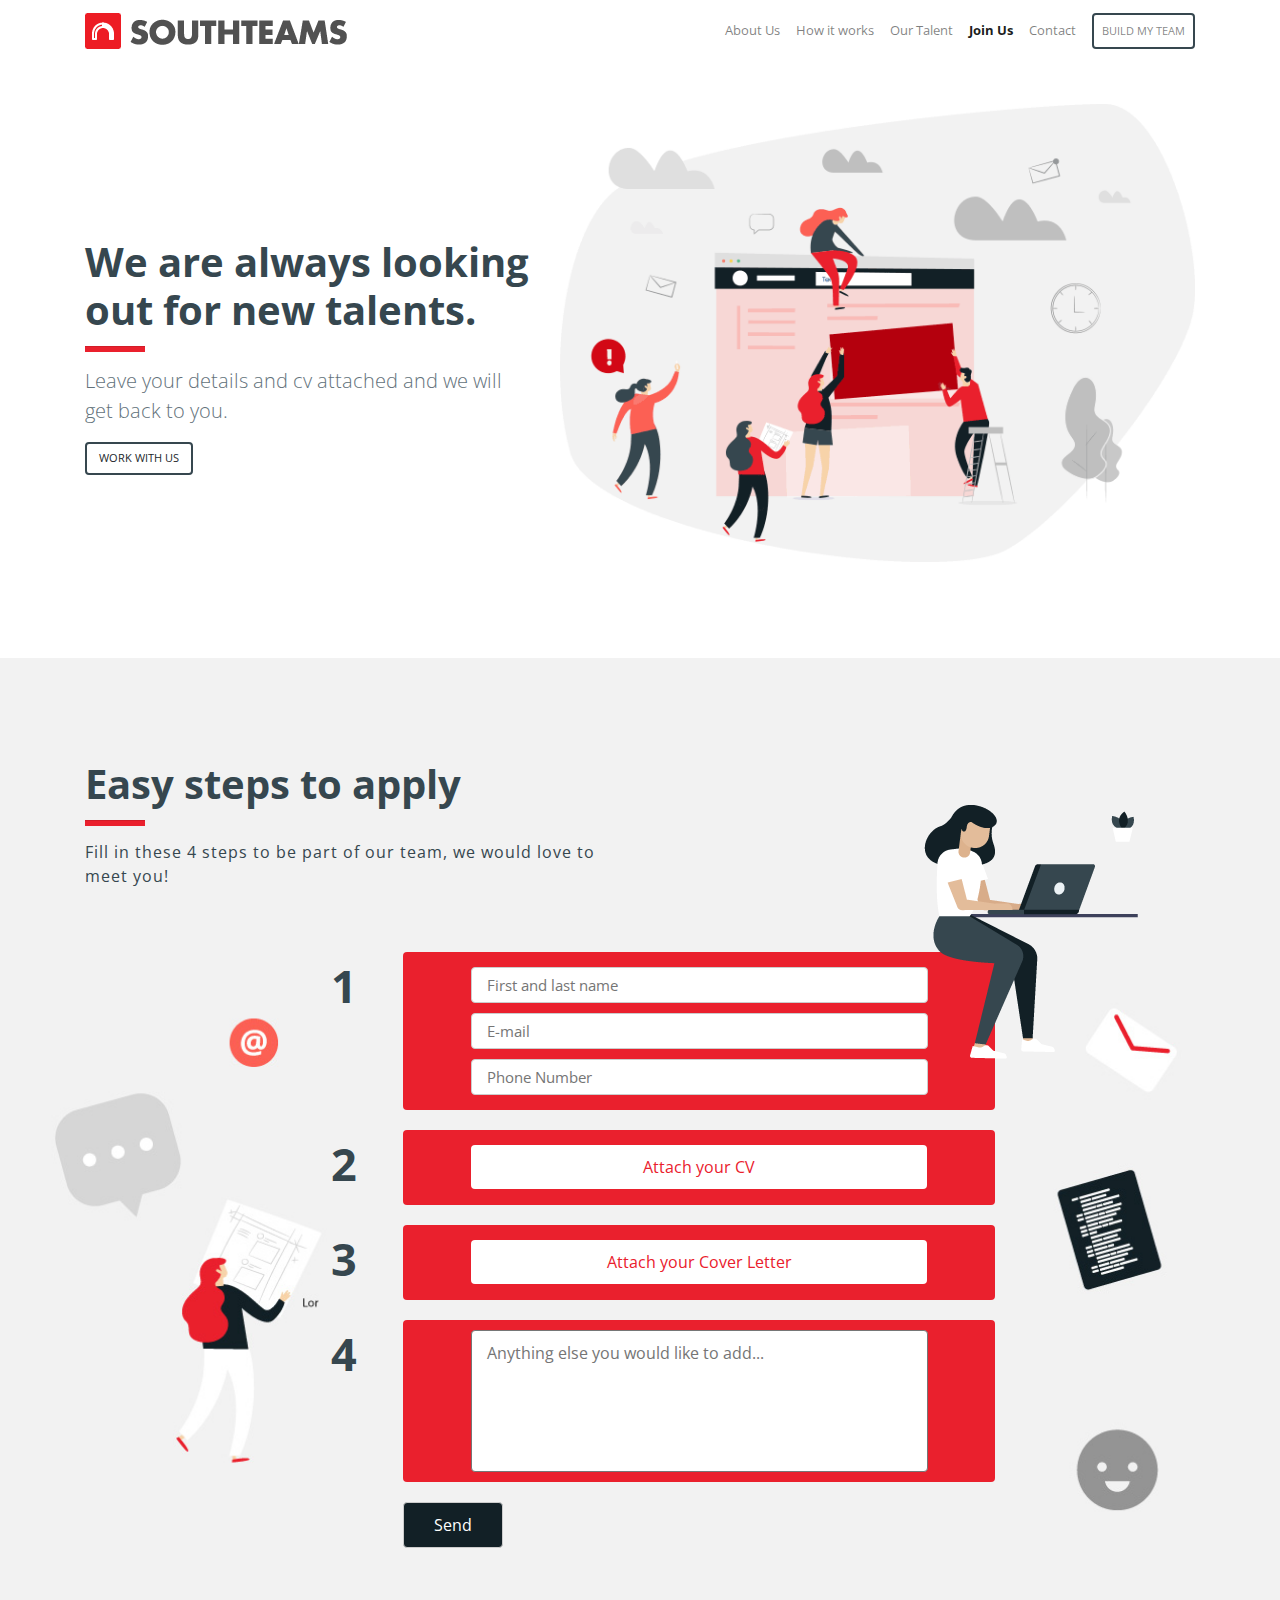
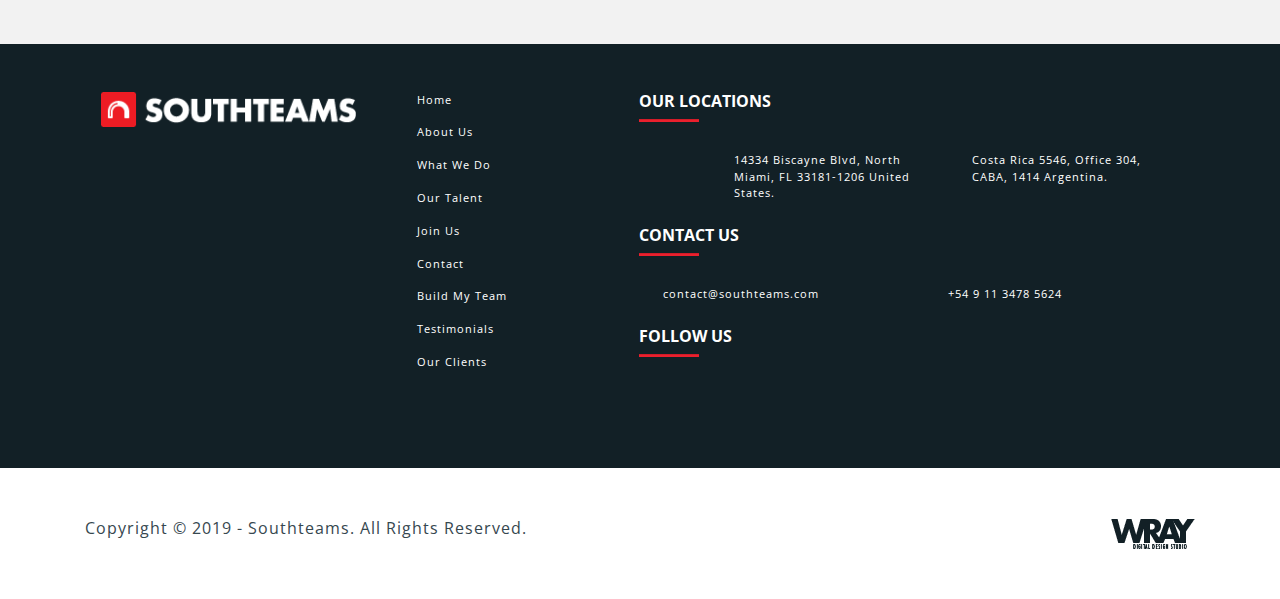
<file: joinus.html>
<!DOCTYPE html>
<html lang="en">

<head>

  <meta charset="utf-8">
  <meta name="viewport" content="width=device-width, initial-scale=1, shrink-to-fit=no">
  <meta name="description" content="Southteams works as a bridge between startups and tech experts.">
  <meta name="author" content="Southteams">

  <title>Southteams</title>
  <link href="https://fonts.googleapis.com/css?family=Open+Sans" rel="stylesheet">
  <link href="vendor/bootstrap/css/bootstrap.min.css" rel="stylesheet">
  <link href="css/styles.css" rel="stylesheet">

  <link rel="stylesheet" href="https://use.fontawesome.com/releases/v5.7.2/css/all.css" integrity="sha384-fnmOCqbTlWIlj8LyTjo7mOUStjsKC4pOpQbqyi7RrhN7udi9RwhKkMHpvLbHG9Sr"
    crossorigin="anonymous">

</head>

<body>

  <!-- Navigation -->
  <nav class="navbar navbar-expand-lg bg-white navbar-light fixed-top">
    <div class="container">
      <a class="navbar-brand" href="#">
        <img src="images/logo-navbar.png" alt="">
      </a>
      <button class="navbar-toggler" type="button" data-toggle="collapse" data-target="#navbarResponsive" aria-controls="navbarResponsive"
        aria-expanded="false" aria-label="Toggle navigation">
        <span class="navbar-toggler-icon"></span>
      </button>
      <div class="collapse navbar-collapse" id="navbarResponsive">
        <ul class="navbar-nav ml-auto">
          <li class="nav-item">
            <a class="nav-link" href="about-us.html">About Us
            </a>
          </li>
          <li class="nav-item">
            <a class="nav-link js-scrollTo" href="index.html#howitworks">How it works</a>
          </li>
          <li class="nav-item">
            <a class="nav-link" href="our-talent.html">Our Talent</a>
          </li>
          <li class="nav-item">
            <a class="nav-link active" href="#">Join Us</a>
          </li>
          <li class="nav-item">
            <a class="nav-link" href="index.html#contact">Contact</a>
          </li>
          <li class="nav-item ml-2">
            <a class="nav-link btn btn-outline" href="#">Build my team</a>
          </li>
        </ul>
      </div>
    </div>
  </nav>

  <!-- Header -->
  <header class="bg-white py-5 mb-5">
    <div class="container h-100">
      <div class="row h-100 align-items-center">
        <div class="col-lg-5">
          <h1 class="display-5 mt-5 mb-2">We are always looking out for new talents.</h1>
          <hr class="mb-2 mt-0 d-inline-block separador">
          <p class="lead text-blue-50 mb-3 letter-spacing-sm">Leave your details and cv attached and we will get back
            to you. </p>
          <a class="btn btn-brand btn-outline" href="#"> <span>Work with us</span></a>
        </div>
        <div class="col-lg-7">
          <img class="card-img-top" src="images/joinus-img-animado.gif" alt="">
        </div>
      </div>
    </div>
  </header>




  <!-- Form -->
  <section id="howitworks" class="bg-gray py-5">

    <div class="container-fluid">
      <div class="row">
        <div class="col-md-12">
          <div class="container">

            <div class="row ">
              <div class="col-md-6 mb-5">
                <h1>Easy steps to apply</h1>
                <hr class="mb-2 mt-0 d-inline-block separador">
                <p>Fill in these 4 steps to be part of our team, we would love to meet you!</p>
              </div>
            </div>


            <div class="row">
              <div class="col-md-12 ">
                <div class="join-us-form">
                  <div class="container">
                    <div class="row">
                      <div class="col-md-8 mx-auto">

                        <form action="">

                          <div class="container">


                            <div class="row">

                              <div class="col-md-2 d-flex justify-content-center">
                                <p>1</p>
                              </div>

                              <div class="col-md-10 d-flex align-items-center justify-content-center input-group">
                                <img class="girl" src="images/girl.png" alt="">
                                <input type="text" placeholder="First and last name">
                                <input type="email" placeholder="E-mail">
                                <input type="text" placeholder="Phone Number">
                              </div>

                            </div>





                            <div class="row">
                              <div class="col-md-2 d-flex justify-content-center">
                                <p>2</p>
                              </div>

                              <div class="col-md-10 input-group d-flex align-items-center justify-content-center hide-padding">
                                <input class="hide-input" id="f02" type="file" placeholder="Attach your CV" />
                                <label for="f02">Attach your CV</label>
                              </div>

                            </div>

                            <div class="row">
                              <div class="col-md-2 d-flex justify-content-center">
                                <p>3</p>
                              </div>

                              <div class="col-md-10 input-group d-flex align-items-center justify-content-center hide-padding">
                                <input class="hide-input" id="f03" type="file" placeholder="Attach your Cover Letter" />
                                <label for="f03">Attach your Cover Letter</label>
                              </div>

                            </div>


                            <div class="row">
                              <div class="col-md-2 d-flex justify-content-center">
                                <p>4</p>
                              </div>

                              <div class="col-md-10 input-group d-flex align-items-center justify-content-center">
                                <textarea data-length=250 class="char-textarea" cols="40" rows="5" placeholder="Anything else you would like to add..."></textarea>
                              </div>

                            </div>

                            <div class="row pb-5">
                              <div class="col-md-10 offset-md-2 px-0">
                                <input id="send-button" type="button" value="Send">
                              </div>
                            </div>
                          </div>
                        </form>
                      </div>
                    </div>
                  </div>
                </div>

              </div>
            </div>
          </div>

        </div>
      </div>
    </div>

  </section>























  <!-- Footer -->
  <footer class="bg-dark py-5">

    <!-- Footer Links -->
    <div class="container text-center text-md-left">

      <!-- Grid row -->
      <div class="row">

        <!-- Grid column -->
        <div class="col-md-3 col-lg-3 mx-auto mb-4">

          <!-- Content -->
          <a href="#">
            <img class="img-fluid" src="images/logo-white.png" alt="Southteams">
          </a>

        </div>
        <!-- Grid column -->

        <!-- Grid column -->
        <div class="col-md-2 col-lg-2 mx-auto mb-4">

          <!-- Links -->
          <p>
            <a href="#!">Home</a>
          </p>
          <p>
            <a href="#!">About Us</a>
          </p>
          <p>
            <a href="#!">What We Do</a>
          </p>
          <p>
            <a href="#!">Our Talent</a>
          </p>
          <p>
            <a href="#!">Join Us</a>
          </p>
          <p>
            <a href="#!">Contact</a>
          </p>
          <p>
            <a href="#!">Build My Team</a>
          </p>
          <p>
            <a href="#!">Testimonials</a>
          </p>
          <p>
            <a href="#!">Our Clients</a>
          </p>

        </div>
        <!-- Grid column -->

        <!-- Grid column -->
        <div class="col-md-5 col-lg-6 mx-auto ">

          <!-- Links -->
          <h6 class="text-uppercase font-weight-bold">Our Locations</h6>
          <hr class="mb-4 mt-0 d-inline-block separador-sm">
          <div class="row">
            <div class="col-md-2">
              <i class="fas fa-xl fa-map-marker-alt text-white mb-3"></i>
            </div>
            <div class="col-md-5">
              <p>
                14334 Biscayne Blvd, North Miami, FL 33181-1206 United States.</p>
            </div>
            <div class="col-md-5">
              <p>
                Costa Rica 5546, Office 304, CABA, 1414 Argentina.</p>
            </div>
          </div>

          <h6 class="text-uppercase font-weight-bold mt-2">Contact us</h6>
          <hr class="mb-4 mt-0 d-inline-block separador-sm">
          <div class="row">
            <div class="col-md-6">
              <p>
                <i class="fas fa-envelope mr-4"></i> contact@southteams.com</p>
            </div>
            <div class="col-md-6">
              <p>
                <i class="fas fa-phone mr-4"></i> +54 9 11 3478 5624</p>
            </div>
          </div>

          <h6 class="text-uppercase font-weight-bold mt-2">Follow us</h6>
          <hr class="mb-4 mt-0 d-inline-block separador-sm">
          <p>
            <!-- Facebook -->
            <a href="#!" class="fb-ic">
              <i class="fab fa-facebook-f white-text mr-4"> </i>
            </a>

            <!-- Twitter -->
            <a href="#!" class="tw-ic">
              <i class="fab fa-twitter white-text mr-4"> </i>
            </a>
            <!-- Google +-->
            <a href="#!" class="gplus-ic">
              <i class="fab fa-google-plus-g white-text mr-4"> </i>
            </a>
            <!--Linkedin -->
            <a href="#!" class="li-ic">
              <i class="fab fa-linkedin-in white-text mr-4"> </i>
            </a>
            <!--Instagram-->
            <a href="#!" class="ins-ic">
              <i class="fab fa-instagram white-text"> </i>
            </a></p>
        </div>
        <!-- Grid column -->

      </div>
      <!-- Grid row -->

    </div>
    <!-- Footer Links -->
  </footer>
  <!-- Copyright -->
  <div class="py-5">
    <div class="container">
      <div class="row">
        <div class="col-md-6">
          <p class="m-0">Copyright © 2019 - Southteams. All Rights Reserved.</p>
        </div>
        <div class="col-md-6">
          <img class="img-fluid mx-auto float-right" src="images/wray-logo.png" alt="">
        </div>
      </div>
    </div>
  </div>
  <!-- Copyright -->


  <!-- Footer -->


  <script src="vendor/jquery/jquery.min.js"></script>
  <script src="vendor/bootstrap/js/bootstrap.bundle.min.js"></script>

  <script src="js/jqBootstrapValidation.js"></script>
  <script src="js/contact_me.js"></script>
  <script src="js/costume.js"></script>

</body>

</html>
</file>
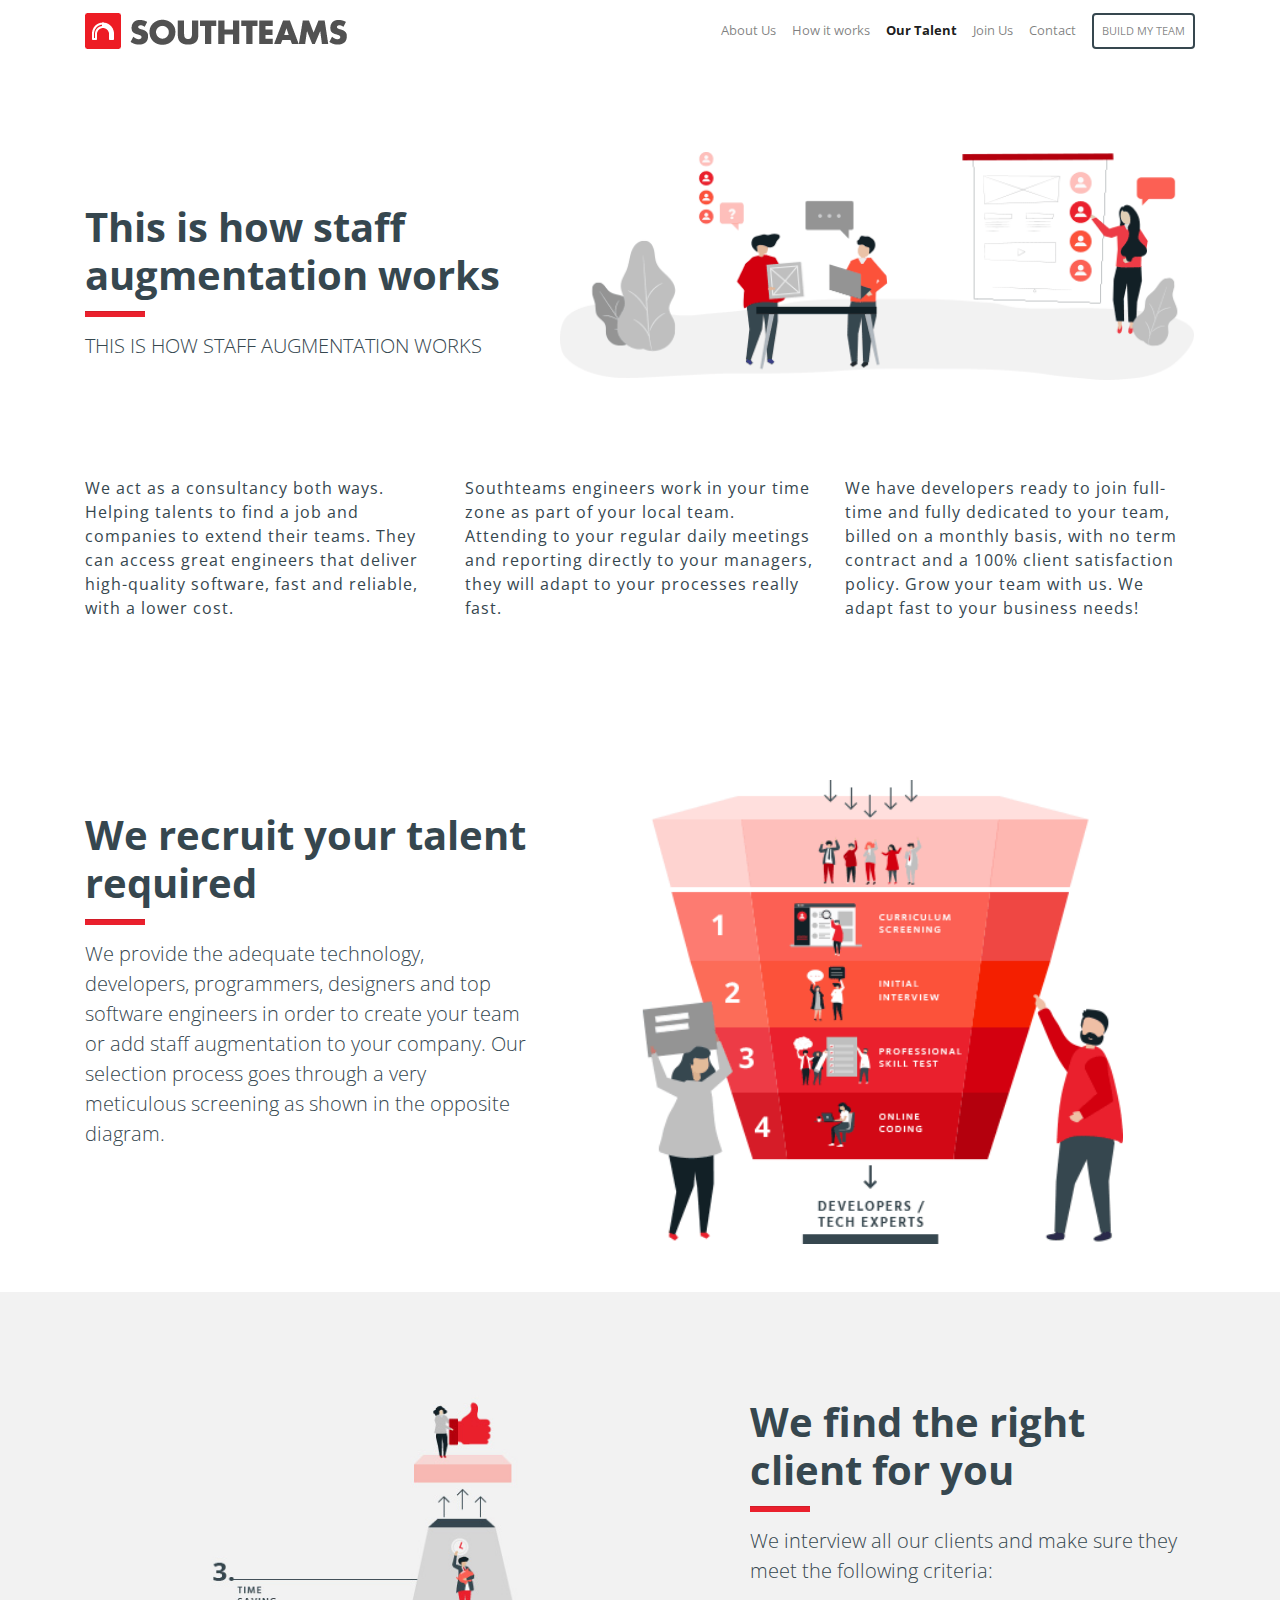
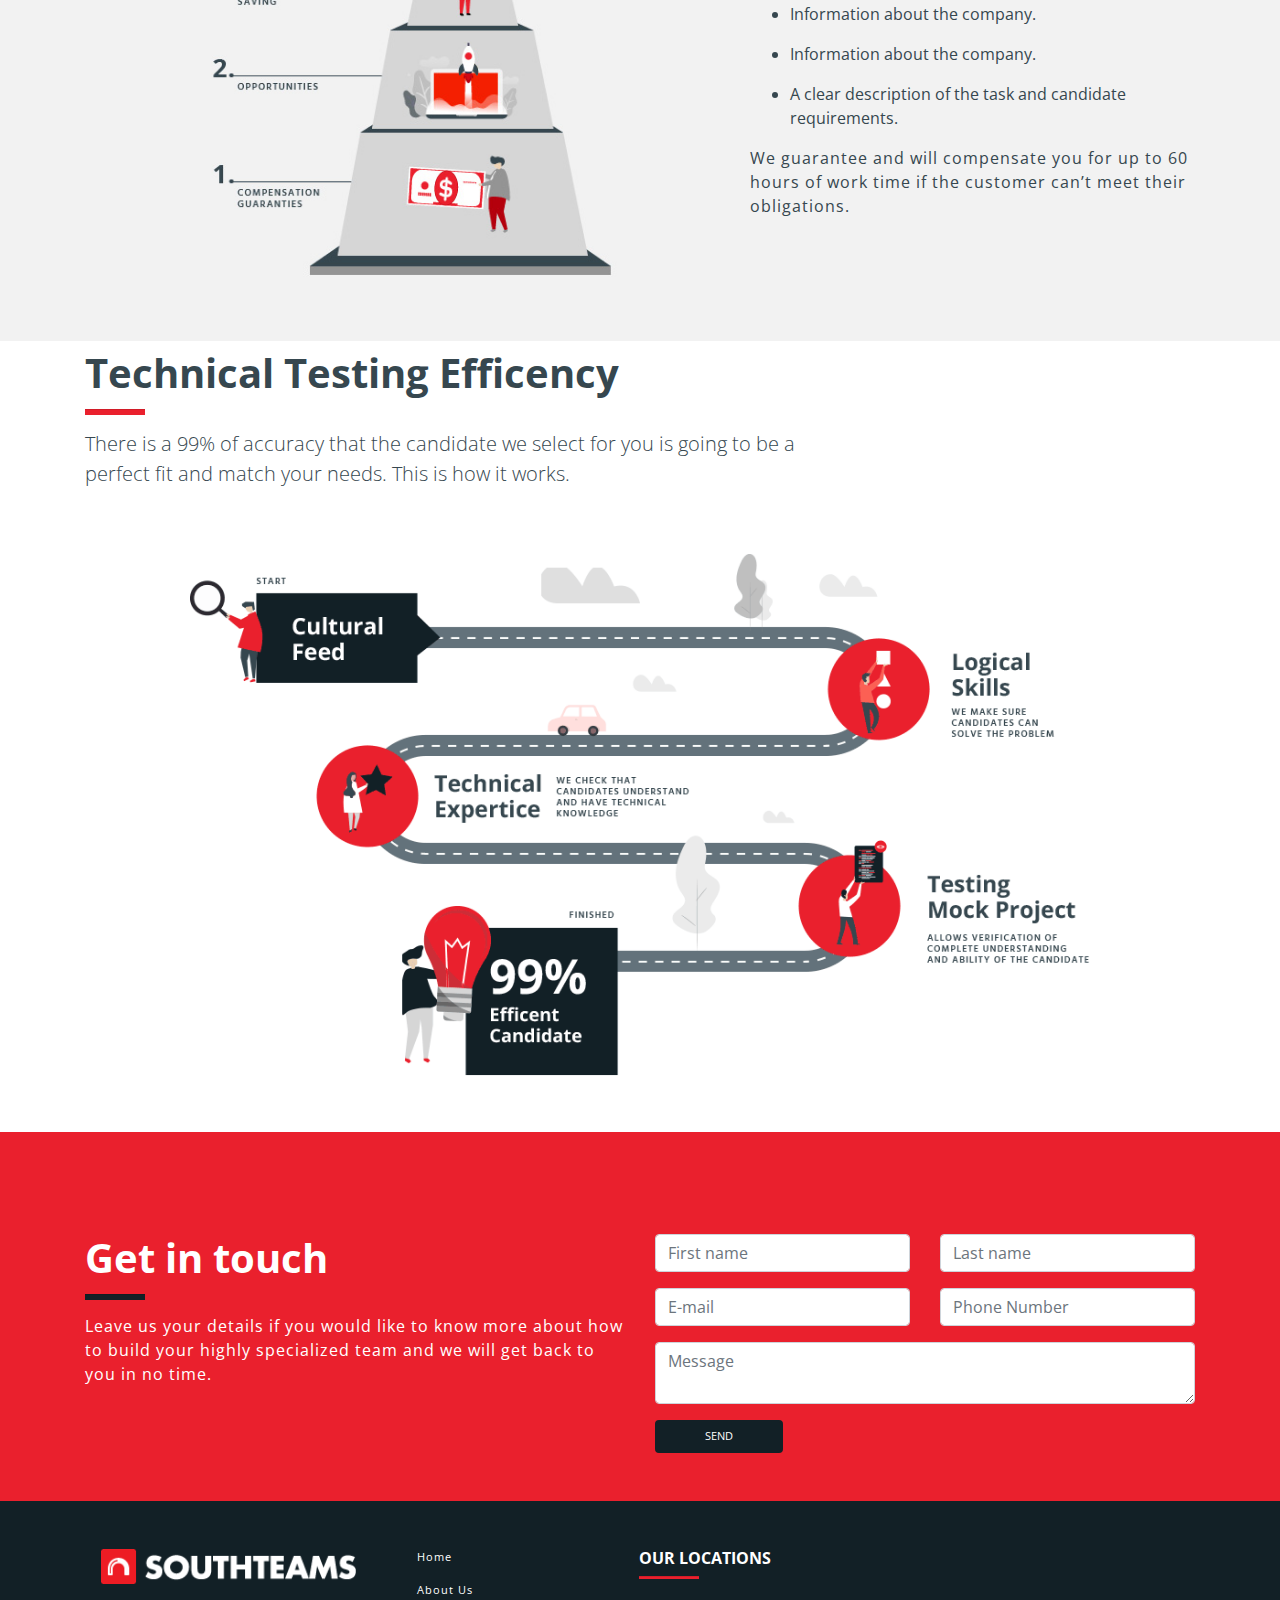
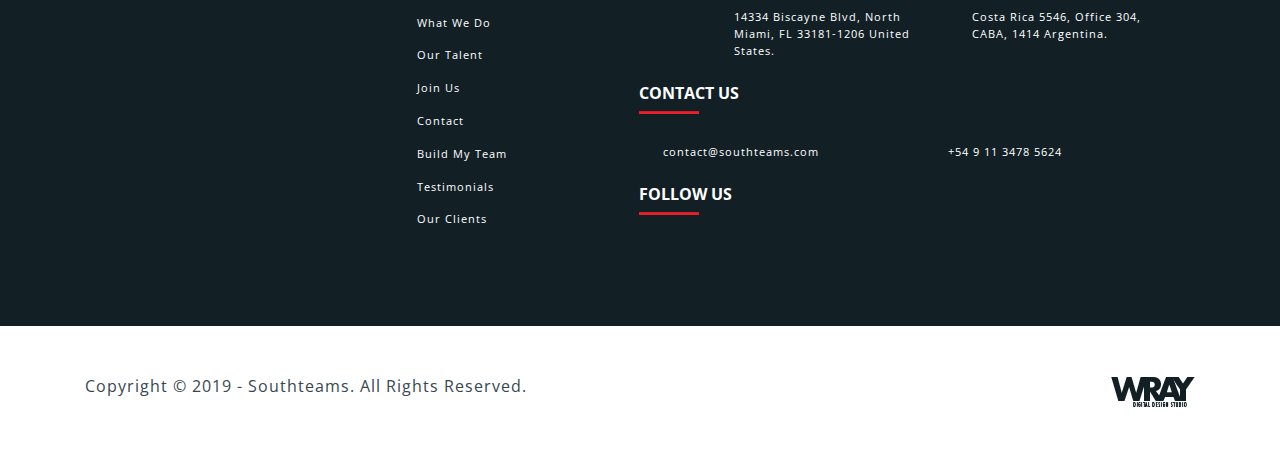
<file: our-talent.html>
<!DOCTYPE html>
<html lang="en">

<head>

  <meta charset="utf-8">
  <meta name="viewport" content="width=device-width, initial-scale=1, shrink-to-fit=no">
  <meta name="description" content="Southteams works as a bridge between startups and tech experts.">
  <meta name="author" content="Southteams">

  <title>Southteams</title>
  <link href="https://fonts.googleapis.com/css?family=Open+Sans" rel="stylesheet">
  <link href="vendor/bootstrap/css/bootstrap.min.css" rel="stylesheet">
  <link href="css/styles.css" rel="stylesheet">

  <link rel="stylesheet" href="https://use.fontawesome.com/releases/v5.7.2/css/all.css" integrity="sha384-fnmOCqbTlWIlj8LyTjo7mOUStjsKC4pOpQbqyi7RrhN7udi9RwhKkMHpvLbHG9Sr"
    crossorigin="anonymous">

</head>

<body>

  <!-- Navigation -->
  <nav class="navbar navbar-expand-lg bg-white light navbar-light fixed-top">
    <div class="container">
      <a class="navbar-brand" href="#">
        <img src="images/logo-navbar.png" alt="">
      </a>
      <button class="navbar-toggler" type="button" data-toggle="collapse" data-target="#navbarResponsive" aria-controls="navbarResponsive"
        aria-expanded="false" aria-label="Toggle navigation">
        <span class="navbar-toggler-icon"></span>
      </button>
      <div class="collapse navbar-collapse" id="navbarResponsive">
        <ul class="navbar-nav ml-auto">
          <li class="nav-item">
            <a class="nav-link" href="about-us.html">About Us
            </a>
          </li>
          <li class="nav-item">
            <a class="nav-link" href="index.html#howitworks">How it works</a>
          </li>
          <li class="nav-item active">
            <a class="nav-link" href="#">Our Talent</a>
          </li>
          <li class="nav-item">
            <a class="nav-link" href="joinus.html">Join Us</a>
          </li>
          <li class="nav-item">
            <a class="nav-link" href="index.html#contact">Contact</a>
          </li>
          <li class="nav-item ml-2">
            <a class="nav-link btn btn-outline" href="#">Build my team</a>
          </li>
        </ul>
      </div>
    </div>
  </nav>

  <!-- Header -->
  <header class="bg-white py-lg-5 py-sm-2">
    <div class="container h-100">
      <div class="row h-100 align-items-center">
        <div class="col-lg-5">
          <h1 class="display-5 mt-5 mb-2">This is how staff augmentation works</h1>
          <hr class="mb-2 mt-0 d-inline-block separador">
          <p class="lead mb-3 letter-spacing-sm text-uppercase">This is how staff augmentation works</p>
        </div>
        <div class="col-lg-7">
          <img class="card-img-top py-5" src="images/ourtalent-img-animado.gif" alt="This is how staff augmentation works">
        </div>
      </div>
      <div class="row pt-5">
        <div class="col-md-4">
          <p>
            We act as a consultancy both ways. Helping talents to find a job and companies to extend their teams. They
            can access great engineers that deliver high-quality software, fast and reliable, with a lower cost.
          </p>
        </div>
        <div class="col-md-4">
          <p>
            Southteams engineers work in your time zone as part of your local team. Attending to your regular daily
            meetings and reporting directly to your managers, they will adapt to your processes really fast.
          </p>
        </div>
        <div class="col-md-4">
          <p>
            We have developers ready to join full-time and fully dedicated to your team, billed on a monthly basis,
            with no term contract and a 100% client satisfaction policy. Grow your team with us. We adapt fast to your
            business needs!
          </p>
        </div>
      </div>
    </div>
  </header>

  <!-- Page Content -->
  <div id="werecruit" class="py-lg-5 py-sm-2">
    <div class="container">
        <div class="row h-100 align-items-center">
            <div class="col-lg-5">
              <h1 class="display-5 mb-2">We recruit your talent required</h1>
              <hr class="mb-2 mt-0 d-inline-block separador">
              <p class="lead mb-3 letter-spacing-sm">We provide the adequate technology, developers, programmers, designers and top software engineers in order to create your team or add staff augmentation to your company. Our selection process goes through a very meticulous screening as shown in the opposite diagram. </p>
            </div>
            <div class="col-lg-7 text-center">
              <img class="card-img-top pt-5 img-ourtalent" src="images/img-we-recruit-80-animado.gif" alt="We recruit your talent required">
            </div>
          </div>
  </div>
</div>

  <div id="wefind" class="bg-gray py-lg-5 py-sm-2">
      <div class="container">
          <div class="row h-100 align-items-center">
              <div class="col-lg-7 text-center">
                  <img class="card-img-top pt-5 img-ourtalent" src="images/img-we-find-80.jpg" alt="We find the right client for you">
                </div>
              <div class="col-lg-5">
                <h1 class="display-5 mb-2">We find the right client for you</h1>
                <hr class="mb-2 mt-0 d-inline-block separador">
                <p class="lead mb-3 letter-spacing-sm">We interview all our clients and make sure they meet the following criteria:
                  <ul class="letter-spacing-sm">
                    <li>
                      Information about the company.
                    </li>
                  </ul>
                  <ul>
                    <li>
                      Information about the company.
                    </li>
                  </ul>
                  <ul>
                    <li>
                      A clear description of the task and candidate requirements.
                    </li>
                  </ul>
                </p>
                <p>
                  We guarantee and will compensate you for up to 60 hours of work time if the customer can’t meet their obligations.
                </p>
              </div>
              
            </div>
    </div>
  </div>

    <div id="technicaltesting" class="mb-5 py-sm-2">
        <div class="container">
            <div class="row h-100 align-items-center">
                <div class="col-lg-8">
                  <h1 class="display-5 mb-2">Technical Testing Efficency</h1>
                  <hr class="mb-2 mt-0 d-inline-block separador">
                  <p class="lead mb-3 letter-spacing-sm">There is a 99% of accuracy that the candidate we select for you is going to be a perfect fit and match your needs.  This is how it works.</p>
                </div>
                <div class="col-lg-12 text-center">
                  <img class="card-img-top pt-5 img-tech" src="images/img-technical-test-80-animada.gif" alt="Technical Testing Efficency">
                </div>
              </div>
      </div>
    </div>

  <!-- Contact -->
  <section id="contact" class="bg-red py-5">

    <div class="container">
      <div class="row">
        <div class="col-lg-6 text-white">
          <h1>Get in touch</h1>
          <hr class="mb-2 mt-0 d-inline-block separador-dark">
          <p>Leave us your details if you would like to know more about how to build your highly specialized team and
            we will get back to you in no time.</p>
        </div>
        <div class="col-lg-6">
          <form id="contactForm" name="sentMessage" novalidate="novalidate">
            <div class="row">
              <div class="col-md-6">
                <div class="form-group">
                  <input class="form-control" id="name" type="text" placeholder="First name" required="required"
                    data-validation-required-message="Please enter your first name.">
                  <p class="help-block text-danger"></p>
                </div>
              </div>
              <div class="col-md-6">
                <div class="form-group">
                  <input class="form-control" id="lastname" type="text" placeholder="Last name" required="required"
                    data-validation-required-message="Please enter your last name.">
                  <p class="help-block text-danger"></p>
                </div>
              </div>
            </div>
            <div class="row">
              <div class="col-md-6">
                <div class="form-group">
                  <input class="form-control" id="email" type="email" placeholder="E-mail" required="required"
                    data-validation-required-message="Please enter your email address.">
                  <p class="help-block text-danger"></p>
                </div>
              </div>
              <div class="col-md-6">
                <div class="form-group">
                  <input class="form-control" id="phone" type="tel" placeholder="Phone Number" required="required"
                    data-validation-required-message="Please enter your phone number.">
                  <p class="help-block text-danger"></p>
                </div>
              </div>
            </div>
            <div class="row">
              <div class="col-md-12">
                <div class="form-group">
                  <textarea class="form-control" id="message" placeholder="Message" required="required"
                    data-validation-required-message="Please enter a message."></textarea>
                  <p class="help-block text-danger"></p>
                </div>
              </div>
              <div class="clearfix"></div>
              <div class="col-lg-12">
                <div id="success"></div>
                <button id="sendMessageButton" class="btn btn-dark text-uppercase px-5" type="submit">Send</button>
              </div>
            </div>
          </form>

        </div>
      </div>
    </div>
    </div>


    </div>
  </section>
  <!-- /.container -->

  <!-- Footer -->
  <footer class="bg-dark py-5">

    <!-- Footer Links -->
    <div class="container text-center text-md-left">

      <!-- Grid row -->
      <div class="row">

        <!-- Grid column -->
        <div class="col-md-3 col-lg-3 mx-auto mb-4">

          <!-- Content -->
          <a href="#">
            <img class="img-fluid" src="images/logo-white.png" alt="Southteams">
          </a>

        </div>
        <!-- Grid column -->

        <!-- Grid column -->
        <div class="col-md-2 col-lg-2 mx-auto mb-4">

          <!-- Links -->
          <p>
            <a href="#!">Home</a>
          </p>
          <p>
            <a href="#!">About Us</a>
          </p>
          <p>
            <a href="#!">What We Do</a>
          </p>
          <p>
            <a href="#!">Our Talent</a>
          </p>
          <p>
            <a href="#!">Join Us</a>
          </p>
          <p>
            <a href="#!">Contact</a>
          </p>
          <p>
            <a href="#!">Build My Team</a>
          </p>
          <p>
            <a href="#!">Testimonials</a>
          </p>
          <p>
            <a href="#!">Our Clients</a>
          </p>

        </div>
        <!-- Grid column -->

        <!-- Grid column -->
        <div class="col-md-5 col-lg-6 mx-auto ">

          <!-- Links -->
          <h6 class="text-uppercase font-weight-bold">Our Locations</h6>
          <hr class="mb-4 mt-0 d-inline-block separador-sm">
          <div class="row">
            <div class="col-md-2">
              <i class="fas fa-xl fa-map-marker-alt text-white mb-3"></i>
            </div>
            <div class="col-md-5">
              <p>
                14334 Biscayne Blvd, North Miami, FL 33181-1206 United States.</p>
            </div>
            <div class="col-md-5">
              <p>
                Costa Rica 5546, Office 304, CABA, 1414 Argentina.</p>
            </div>
          </div>

          <h6 class="text-uppercase font-weight-bold mt-2">Contact us</h6>
          <hr class="mb-4 mt-0 d-inline-block separador-sm">
          <div class="row">
            <div class="col-md-6">
              <p>
                <i class="fas fa-envelope mr-4"></i> contact@southteams.com</p>
            </div>
            <div class="col-md-6">
              <p>
                <i class="fas fa-phone mr-4"></i> +54 9 11 3478 5624</p>
            </div>
          </div>

          <h6 class="text-uppercase font-weight-bold mt-2">Follow us</h6>
          <hr class="mb-4 mt-0 d-inline-block separador-sm">
          <p>
            <!-- Facebook -->
            <a href="#!" class="fb-ic">
              <i class="fab fa-facebook-f white-text mr-4"> </i>
            </a>

            <!-- Twitter -->
            <a href="#!" class="tw-ic">
              <i class="fab fa-twitter white-text mr-4"> </i>
            </a>
            <!-- Google +-->
            <a href="#!" class="gplus-ic">
              <i class="fab fa-google-plus-g white-text mr-4"> </i>
            </a>
            <!--Linkedin -->
            <a href="#!" class="li-ic">
              <i class="fab fa-linkedin-in white-text mr-4"> </i>
            </a>
            <!--Instagram-->
            <a href="#!" class="ins-ic">
              <i class="fab fa-instagram white-text"> </i>
            </a></p>
        </div>
        <!-- Grid column -->

      </div>
      <!-- Grid row -->

    </div>
    <!-- Footer Links -->
  </footer>
  <!-- Copyright -->
  <div class="py-5">
    <div class="container">
      <div class="row">
        <div class="col-md-6">
          <p class="m-0">Copyright © 2019 - Southteams. All Rights Reserved.</p>
        </div>
        <div class="col-md-6">
          <img class="img-fluid mx-auto float-right" src="images/wray-logo.png" alt="">
        </div>
      </div>
    </div>
  </div>
  <!-- Copyright -->


  <!-- Footer -->


  <script src="vendor/jquery/jquery.min.js"></script>
  <script src="vendor/bootstrap/js/bootstrap.bundle.min.js"></script>

  <script src="js/jqBootstrapValidation.js"></script>
  <script src="js/contact_me.js"></script>

</body>

</html>
</file>
<file: css/styles.css>
body {
  padding-top: 56px;
  color: #36474F;
  font-family: 'Open Sans', sans-serif;
}

a {
  color: #36474F;
  -webkit-transition: width 2s linear 1s;
  /* For Safari 3.1 to 6.0 */
  transition: width 2s linear 1s;
  font-size: 0.8rem;
  text-decoration: none;
}

a:hover,
.active {
  color: #36474F;
  font-weight: bold;
  text-decoration: none;
}

/* titulos */

h1 {
  font-weight: bold;
}

.text-blue-50 {
  color: #63727B;
}

/* textos */
p {
  letter-spacing: 1px;
}

.letter-spacing-sm {
  letter-spacing: 0px;
}

.small-text {
  font-size: 0.7rem;
}


/* botones */

.btn {
  font-size: 0.7rem;
}

.btn-outline {
  border: 2px solid #36474F;
  text-transform: uppercase;
}

.btn-outline:hover {
  background: #36474F;
  color: #ffffff;
}

.nav-item .btn-outline:hover {
  background: #EA202D;
  border: 2px solid #EA202D;
  color: #ffffff !important;
}

.btn-dark {
  background: #122026;
  text-transform: uppercase;
  border: 2px solid #122026;
}

.btn-dark:hover {
  background: #36474F;
  color: #ffffff;
  border: 2px solid #36474F;
}

/* iconos */
.fa-md {
  padding-right: 0.2rem;
  margin-right: 0.2rem;
  vertical-align: initial;
  line-height: 28px;
}

.fa-xl {
  font-size: 2em;
  vertical-align: -.4em;
}

/* elementos */

.separador {
  width: 60px;
  height: 5px;
  background-color: #EA202D;
}

.separador-sm {
  width: 60px;
  height: 2px;
  background-color: #EA202D;
}

.separador-dark {
  width: 60px;
  height: 5px;
  background-color: #122026;
}

.separador-blanco {
  width: 100%;
  height: 2px;
  background-color: #ffffff;
}

.numbers {
  border-radius: 50%;
  width: 50px;
  height: 50px;
  padding: 10px;
  background: #EA202D;
  color: #ffffff;
  text-align: center;
  font-size: 20px;
  font-weight: bold;
}

.card {
  border: 0px solid;
}


/* footer */

footer a,
footer p {
  color: #ffffff;
  font-size: 0.7rem;
}

footer h6 {
  color: #ffffff;
}

footer a:hover {
  color: #EA202D;
  text-decoration: none;
}

/* backgrounds */

.bg-gray {
  background-color: #F2F2F2;
}

.bg-red {
  background-color: #EA202D;
}

.bg-blue {
  background-color: #36474F;
}

.bg-darkblue {
  background-color: #122026;
}

.bg-dark {
  background-color: #122026 !important;
}

/* cartas */
.card {
  box-shadow: 0px 5px 20px 0px rgba(0, 10, 30, 0.1);
  transition: opacity 0.3s;
}

.card:hover .card-hover, .card:active .card-hover  {
  opacity: 1;

}

.card-info {
  text-align: left;
  font-size: 0.8rem;
  line-height: 24px;
  z-index: 20;
  transition: opacity 0.1s;
}

.card .card-img-top {
  transition: opacity 0.3s;
}

.card:hover .card-img-top, .card:active .card-img-top {
  opacity: 0.05;
}

.card .card-title {
  background-color: #EA202D;
  text-align: center;
  font-weight: bold;
  padding: 5px;
  color: #ffffff;
  margin-bottom: 0px;
}


/* carta about us - splitted */


.card-hover {
  position: absolute;
  opacity: 0;
  transition: opacity 0.2s;
  z-index: 2;
  height: 100%;
}

.bigcard {
  min-height: 500px;
}
@media only screen and (max-width: 500px) {
  .bigcard {
    min-height: 600px;
  }
  .navbar-brand img {
    max-width: 180px;
  }
}


.bigcard:hover .card-hover, .bigcard:active .card-hover {
  opacity: 1;
  color: #ffffff;
}

#howitworks .container-fluid {
  background-image: url("../images/join-us_background.jpg");
  width: 100%;
  background-size: cover;
  background-position: top;
  background-repeat: no-repeat;
}

.bigcard .card-info {
  background-color: #ffffff;
  color: #36474F;
}

.card-content {
  position: relative;
  width: 100%;
  transition: opacity .5s;    
  flex-direction: column; 
  justify-content: center;
  align-content: center;
  height: 100%;
}

.comments-card {
  transition: opacity .5s;
  background: none;
  border: 2px solid #EA202D;
  border-radius: 0;
  height: 97%;
}

.comments-card:hover .card-content, .comments-card:active .card-content {
  position: relative;
  width: 100%;
  opacity: 0;
}

.comments-card:hover, .comments-card:active {
  -webkit-box-shadow:inset 0px 0px 0px 10px #ea202d;
  -moz-box-shadow:inset 0px 0px 0px 10px #ea202d;
  box-shadow:inset 0px 0px 0px 10px #ea202d;
}

/******* FOUNDERS CARDS ********/

.founders-red:hover .card-content, .founders-red:active .card-content {
  background: #ea202d;
}

.founders-blue:hover .card-content, .founders-blue:active .card-content {
  background: #122026;
}

.founders-name {
  font-weight: bold;
}

#howitworks .join-us-form {
  /*background-image: url("../images/join-us_background.jpg");*/
  width: 100%;
  background-size: cover;
  background-position: top;
  background-repeat: no-repeat;
}

#howitworks .join-us-form .input-group {
  background-color: #EA202D;
  width: 100%;
  padding: 10px;
  margin-bottom: 20px;
  position: relative;
  border-radius: .25em;
}

#howitworks .join-us-form .input-group input {
  width: 80%;
  margin: 5px;
  padding: 5px;
  padding-left: 10px;
  border-radius: .25em;
}

#howitworks .join-us-form .input-group input::placeholder {
  padding: 5px;
  font-family: 'Open Sans', sans-serif;
  font-size: 15px;
  border-radius: .25em;

}


#howitworks .join-us-form .girl {
  position: absolute;
  right: -145px;
  top: -150px;
}

@media only screen and (max-width: 768px) {
  #howitworks .join-us-form .girl {
    width: 178px;
    right: -112px;
    top: -122px;
  }


}

@media only screen and (max-width: 500px) {
  #howitworks .join-us-form .girl {
    width: 133px;
    right: -71px;
    top: -89px;
  }


}

label {
  display: inline-block;
  width: 77%;

}

/* Hide the file input using
opacity */
[type=file] {
  position: absolute;
  filter: alpha(opacity=0);
  opacity: 0;
}

input,
[type=file]+label {
  border: 1px solid #CCC;
  padding: 10px;
  width: 80%;
  margin: 0;
  left: 0;
  position: relative;
  border-radius: .25em;
  width: 77%;

}

[type=file]+label {
  text-align: center;

  /* Decorative */
  background: white;
  color: #EA202D;
  border: none;
  cursor: pointer;
}

[type=file]+label:hover {
  background: #EA202D;
  color: white;
  border: 1px solid white;
}


#howitworks .join-us-form .hide-padding {
  padding: 0;
  height: 75px;
}

#howitworks .join-us-form .input-group textarea {
  resize: none;
  width: 80%;
  padding: 10px;
  padding-left: 15px;
  border-radius: .25em;

}

#howitworks .join-us-form .input-group::placeholder {
  padding: 5px;
  font-family: 'Open Sans', sans-serif;
  font-size: 15px;

}

#howitworks .join-us-form form p {
  font-size: 45px;
  font-weight: bold;
  color: #36474F;
}

@media only screen and (max-width:768px) {
  #howitworks .join-us-form form p {
    font-size: 35px;

  }
}

@media only screen and (max-width:500px) {
  #howitworks .join-us-form form p {
    font-size: 25px;

  }
}

#howitworks .join-us-form #send-button {
  background: #122026;
  width: 100px;
  color: white;
  cursor: pointer;

}

#howitworks .join-us-form #send-button:hover {
  background: #ea202d;
  width: 100px;
  color: white;

}

.contact-section {
  height: 100vh;
  background-image: url("images/join-us_background.jpg");
}

/*******  CAROOUSEL CLIENTS ******/

.feedback .owl-nav {
  position: relative;
}

.feedback .owl-nav button.owl-prev,
.feedback .owl-nav button.owl-next {
  position: absolute;
  top: -200px;
  border-radius: 50%;
  width: 30px;
  height: 30px;
  border: 2px solid #36474f;
  color: #36474f;
}


.feedback .owl-nav [class*='owl-']:hover {
  background: none;
  color: inherit;
}


.feedback .owl-nav button:focus .feedback .owl-nav button:focus {
  border: none;
}

.feedback .owl-nav button.owl-prev span,
.feedback .owl-nav button.owl-next span {
  font-size: 26px;
  height: 0;
  line-height: 22px;
}


.feedback .owl-nav button.owl-prev {
  left: 0
}

.feedback .owl-nav button.owl-next {
  right: 0;
}

.comment-client {
  border: 2px solid #36474f;
  width: 86%;
  margin: auto;
  padding: 29px;
  display: flex;
  justify-content: flex-start;
  align-items: flex-start;
}

.comment-client .image {
  width:100%;
  height:100%;
  text-align: center
}

.info-client {
  margin-left: 33px;
}

.info-client .name-client {
  text-align: left;
  margin-bottom: 15px;
}

.info-client .name-client::after {
  content: "";
  display: block;
  width: 70px;
  border-bottom: 6px solid #ea202d;
}

.info-client .name-client h3 {
  font-weight: bold;
  font-size: 18px;
  letter-spacing: 0.72px;
  color: #36474F;
  margin: 0;
}

.info-client .name-client h4 {
  font-size: 18px;
  letter-spacing: 1.8px;
  color: #63727B;
  margin-bottom: 10px;
}

.info-client p {
  font-style: italic;
  font-size: 17px;
  line-height: 24px;
  color: #36474F;
}

@media only screen and (max-width:500px) {
  .comment-client {
    width: 100%;
    margin: 0;
    padding: 10px;    
    flex-direction: column;
  }
  .comment-client .image{
    height: 350px;
    overflow: hidden;
  }
  .info-client {
    margin-left:0;
    margin-top:20px;
  }
  .feedback .owl-nav button.owl-prev,
  .feedback .owl-nav button.owl-next {
    position: relative;
    top:0;
  }
  .feedback {
    margin-bottom:20px;
  }
  .info-client p {
    font-size: 14px;
  }
}


/*******  OUR TEAMS CARDS ******/
.team-cards {
  box-shadow: 4px 4px 12px 0px #80808040;
  ;
  min-height: 296px;
  display: flex;
  flex-direction: column;
  justify-content: space-between;
  align-items: flex-start;
  padding: 14px 0;
}

.c-1 {
  background-color: white;
}

.c-2 {
  background-color: #fc6054;
}

.c-3 {
  background-color: #ea202d;
}

.c-4 {
  background-color: #122026;
}

.team-cards .counter,
.team-cards .description {
  padding-left: 25px;
}

.team-cards .counter {
  font-weight: bold;
  font-size: 40px;
  line-height: 51.82px;
  position: relative;
  top: 4.61px;
  color: #fff;
  text-align: left;
  margin-bottom: 10px;
}


.team-cards .description {
  max-width: 180px;
  text-align: left;
}


.team-cards .description p {
  font-family: 'Open Sans', sans-serif;
  font-size: 12px;
  letter-spacing: 1.44px;
  text-transform: uppercase;
  position: relative;
  top: 2.78px;
  color: #fff;
}

.c-1 .counter,
.c-1 .description p {
  color: #122026;
}

.c-3 .counter::after {
  content: '+';
  color: white;
  font-size: 40px;
  margin-left: 5px;
}

@media only screen and (max-width:768px) {
  .team-cards {
    margin-bottom: 14px;
  }
}

@media only screen and (max-width:500px) {
  .team-cards {
    min-height: 253px
  }

  .team-cards .counter,
  .team-cards .description {
    padding-left: 7px;
  }
}

.img-ourtalent {
  max-width: 490px;
}

.img-tech {
  max-width: 900px;
}

section:before {
  height: 54px;
  content: "";
  display:block;
 }
.modal-dialog {
  height: 100%;
  width: 100%;
}




#builder .create-team,
.design-team,
.create-2, .create-3 .technology, .create-3 .myteam, .create-4, .create-5, .design-1, .design-2{
  height: 450px;
  padding-left: 31px;
}

#builder .create-team {
  background-color: #122026;
}

#builder .design-team {
  background-color: #EA202D;
}


#builder .create-team,
.create-2, .create-3, .create-4, .create-5 {
  background-color: #122026;
}

#builder .create-team span,
.design-team span {
  display: block;
}

#builder .create-team p,
.design-team p {
  color: white;
}

#builder .create-team h3,
.design-team h3 {
  font-weight: bold;
  color: white;
}

#builder .create-team button {
  margin-top: 22px;
  width: 70px;
  background-color: #EA202D;
  border: 1px solid #EA202D;
  cursor: pointer;
  z-index: 9999;
}

#builder .create-team button:hover {
  border: 1px solid white;
  background-color: #122026;

}


#builder .design-team button {
  margin-top: 22px;
  width: 70px;
  background-color: #122026;
  border: 1px solid #122026;
  cursor: pointer;
  z-index: 9999;
}

#builder .design-team button:hover {
  background-color: #EA202D;
  border: 1px solid white;

}


.modal-content {
  background-color: transparent;
  border: 0;

}

.create-2 p {
  color: white;
  width: 370px;
}

.create-2 button, .create-3 button, .create-4 button, .create-5 button{
  width: 60px;
  margin-top: 25px;
  background-color: #ea202d;
  border: 1px solid #ea202d;
  cursor: pointer;
}

.create-2 button:hover, .create-3 button:hover, .create-4 button:hover, .create-5 button:hover{
  border: 1px solid white;
  background-color: #122026;

}

.hide {
  display: none !important;
}

.create-3 h3, .create-4 h3 {
  font-weight: bold;
  font-size: 18px;
  color: white;
}

.create-3 .pill-area {
  height: 68%;
  display: flex;
  flex-direction: row;
  flex-wrap: wrap;
  padding: 15px;
  border: 1px solid white;
  border-radius: 5px;
}

.create-3 .pill-area .badge, .pill-area-add .badge{
padding: 22px 13px;
height: 45px;
width: 45px;
display: flex;
flex-direction: row;
justify-content: center;
align-items: center;
margin-right: 12px;
margin-bottom: 12px;
background-color: #FC523A;
cursor: pointer;
}

.create-3 .pill-area .badge:hover, .pill-area-add .badge:hover {
background-color: #EA202D;
}

.create-3 .pill-area-add {
  height: 223px;
  display: flex;
  flex-direction: row;
  flex-wrap: wrap;
  padding: 15px;
  background-color: rgb(245, 245, 245);
  border-radius: 5px;
}


.create-4 form {
  width: 90%;
}


.create-4 form label {
  font-size: 13px;
  color: white;
  font-weight: bold;
}

.create-4 form .form-control {
  outline: 0;
  border-width: 0 0 1px;
  border-color: white;
  background-color: #122026;
  border-radius: 0;
  height: calc(1.25rem + 2px);
  margin-bottom: 15px;
  padding: 5px;
  color: white;
}


.create-4 .form-control:focus {
  border-width: 0 0 2px;
  border-color: white;
  background-color: #122026;
  border-radius: 0;
  border-color: #122026;
  box-shadow: 0 1px 1px #122026 inset, 0 0 8px #122026;
  outline: 0 none;
}


.create-4 h5{
font-weight: bold;
font-size: 13px;
color: white;
}

.create-4 form textarea.form-control {
height: 60%;
background-color: #546267;
border: 1px solid white;
border-radius: 5px;
color: white;
font-size: 13px;
resize: none;
}

.create-4 form textarea.form-control::placeholder {
  font-size: 12px;
  color: rgb(192, 192, 192);
  }
  
.create-4 form textarea.form-control:focus {
  background-color: #546267;
border: 1px solid white;
border-radius: 5px;
}

.create-4 button {
  width: 108px;
}
.create-5 .row{
width: 100%;
  }
  

.create-5 i{
height: 60px;
width: 60px;
background-color: #546267;
border-radius: 50px;
border: 3px solid white;
color: white;
font-size: 20px;
}

.create-5 h3 {
  font-weight: bold;
  color: white;
  font-size: 18px;
}


.create-5 h5 {
  color: white;
  font-size: 20px;
}

.create-5 p {
  text-align: center;
  color: white;
  font-size: 15px;
}

.create-5 span {
display: block;
  color: white;
  font-size: 13px;
}

.create-5 .separator {
background-color: white;
height: 1px;
width: 40%;;
  }







  #builder .design-1, .design-2 {
  background-color: #EA202D;
}

.design-1 h3{
  font-weight: bold;
  font-size: 18px;
  color: white;

}

.design-1 .separador{
background-color: #122026;

}


.design-1 button, .design-2 button{
  width: 60px;
  margin-top: 25px;
  background-color: #122026;
  border: 1px solid #122026;
  cursor: pointer;
}

.design-1 button:hover, .design-2 button:hover{
  border: 1px solid white;
  background-color: #EA202D;

}



.design-1 form{
  width: 90%;
}


.design-1 form label {
  font-size: 13px;
  color: white;
  font-weight: bold;
}

.design-1 form .form-control {
  outline: 0;
  border-width: 0 0 1px;
  border-color: white;
  background-color: #EA202D;
  border-radius: 0;
  height: calc(1.25rem + 2px);
  margin-bottom: 15px;
  padding: 5px;
  color: white;
}

.design-1 form .form-control::placeholder {

  color: white;
}


.design-1 .form-control:focus {
  border-width: 0 0 2px;
  border-color: white;
  background-color: #EA202D;
  border-radius: 0;
  border-color: #EA202D;
  box-shadow: 0 1px 1px #EA202D inset, 0 0 8px #EA202D;
  outline: 0 none;
}


.design-1 h5{
font-weight: bold;
font-size: 13px;
color: white;
}

.design-1 form textarea.form-control {
height: 60%;
background-color: white;
border: 1px solid white;
border-radius: 5px;
color: #122026;
font-size: 13px;
resize: none;
}

.design-1 form textarea.form-control::placeholder {
  font-size: 12px;
  color: #122026;
  }
  
.design-1 form textarea.form-control:focus {
  background-color: white;
border: 1px solid white;
border-radius: 5px;
}

.design-1 button {
  width: 108px;
}




.design-2 .row{
  width: 100%;
    }
    
  
  .design-2 i{
  height: 60px;
  width: 60px;
  background-color: rgba(255, 255, 255, 0.349);
  border-radius: 50px;
  border: 3px solid white;
  color: white;
  font-size: 20px;
  }
  
  .design-2 h3 {
    font-weight: bold;
    color: white;
    font-size: 18px;
  }
  
  
  .design-2 h5 {
    color: white;
    font-size: 20px;
  }
  
  .design-2 p {
    text-align: center;
    color: white;
    font-size: 15px;
  }
  
  .design-2 span {
  display: block;
    color: white;
    font-size: 13px;
  }
  
  .design-2 .separator {
  background-color: white;
  height: 1px;
  width: 40%;;
    }
  

.img-client {
  max-width: 130px;
  width: 100%;
}

.comment-red {
  color: #EA202D;
}

textarea:focus, input:focus, a:focus, button:focus, .btn.focus, .btn:focus{
  outline: none;
  box-shadow: 0 0 0 0rem rgba(0,123,255,0);
}

.clients-woman {
  max-width: 50px;
}
</file>
